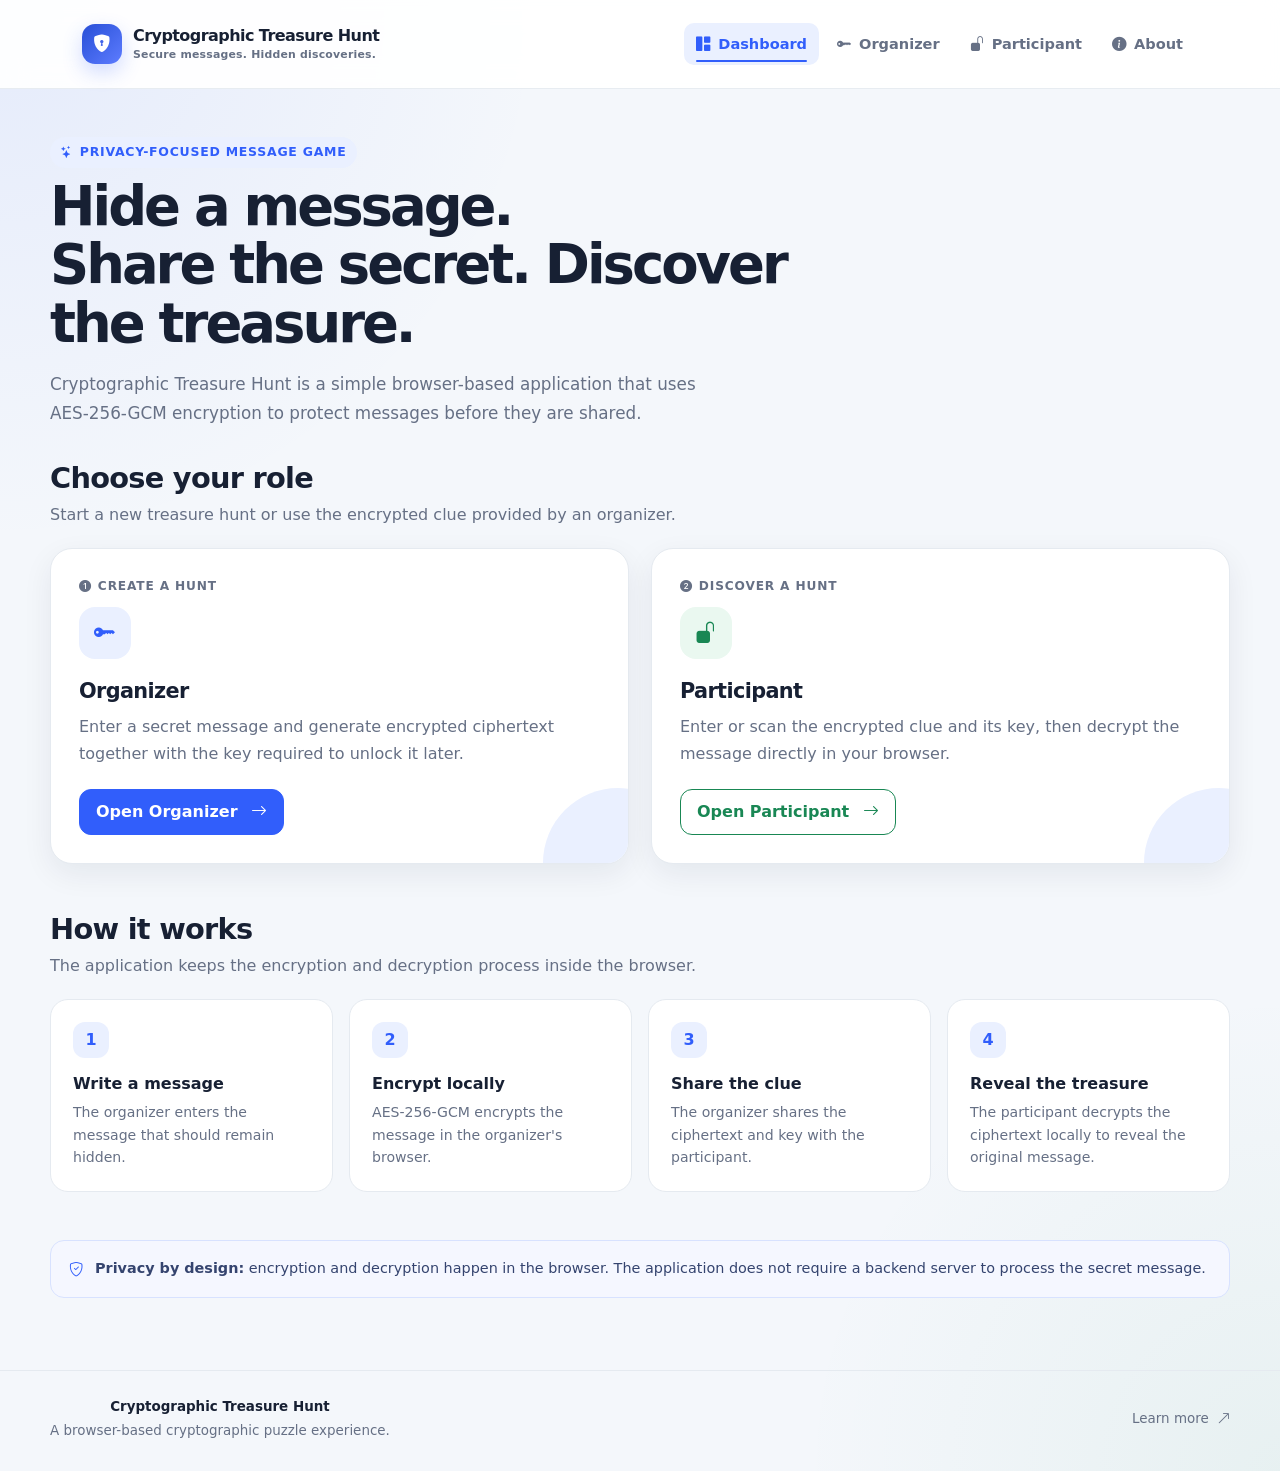
<file: index.html>
<!DOCTYPE html>
<html lang="en">
<head>
    <meta charset="UTF-8">
    <meta name="viewport" content="width=device-width, initial-scale=1.0">

    <title>Cryptographic Treasure Hunt</title>

    <link
        href="https://cdn.jsdelivr.net/npm/bootstrap@5.3.7/dist/css/bootstrap.min.css"
        rel="stylesheet"
    >

    <link
        href="https://cdn.jsdelivr.net/npm/bootstrap-icons@1.11.3/font/bootstrap-icons.min.css"
        rel="stylesheet"
    >

    <link rel="stylesheet" href="./shared/styles.css">
</head>

<body>

    <!-- Navigation -->
    <nav class="navbar navbar-expand-lg cth-navbar">
        <div class="container">
            <a class="cth-brand" href="./index.html">
                <span class="cth-brand-icon">
                    <i class="bi bi-shield-lock-fill"></i>
                </span>

                <span class="cth-brand-text">
                    Cryptographic Treasure Hunt
                    <small class="cth-brand-subtitle">
                        Secure messages. Hidden discoveries.
                    </small>
                </span>
            </a>

            <button
                class="navbar-toggler"
                type="button"
                data-bs-toggle="collapse"
                data-bs-target="#mainNavigation"
                aria-controls="mainNavigation"
                aria-expanded="false"
                aria-label="Toggle navigation"
            >
                <span class="navbar-toggler-icon"></span>
            </button>

            <div class="collapse navbar-collapse" id="mainNavigation">
                <ul class="navbar-nav ms-auto align-items-lg-center">
                    <li class="nav-item">
                        <a class="nav-link cth-nav-link active" href="./index.html">
                            <i class="bi bi-grid-1x2-fill"></i>
                            Dashboard
                        </a>
                    </li>

                    <li class="nav-item">
                        <a class="nav-link cth-nav-link" href="./organizer/index.html">
                            <i class="bi bi-key-fill"></i>
                            Organizer
                        </a>
                    </li>

                    <li class="nav-item">
                        <a class="nav-link cth-nav-link" href="./participant/index.html">
                            <i class="bi bi-unlock-fill"></i>
                            Participant
                        </a>
                    </li>

                    <li class="nav-item">
                        <a class="nav-link cth-nav-link" href="./about/index.html">
                            <i class="bi bi-info-circle-fill"></i>
                            About
                        </a>
                    </li>
                </ul>
            </div>
        </div>
    </nav>

    <main>

        <!-- Hero -->
        <section class="cth-page-hero">
            <div class="page-container">
                <span class="cth-eyebrow">
                    <i class="bi bi-stars"></i>
                    Privacy-focused message game
                </span>

                <h1>
                    Hide a message.<br>
                    Share the secret. Discover the treasure.
                </h1>

                <p>
                    Cryptographic Treasure Hunt is a simple browser-based
                    application that uses AES-256-GCM encryption to protect
                    messages before they are shared.
                </p>
            </div>
        </section>

        <!-- Main choices -->
        <section class="page-container pb-4">
            <div class="section-heading">
                <h2 class="section-title">Choose your role</h2>
                <p class="section-description">
                    Start a new treasure hunt or use the encrypted clue
                    provided by an organizer.
                </p>
            </div>

            <div class="cth-feature-grid">

                <!-- Organizer -->
                <article class="cth-feature-card">
                    <span class="cth-feature-label">
                        <i class="bi bi-1-circle-fill"></i>
                        Create a hunt
                    </span>

                    <div class="cth-feature-icon">
                        <i class="bi bi-key-fill"></i>
                    </div>

                    <h2>Organizer</h2>

                    <p>
                        Enter a secret message and generate encrypted
                        ciphertext together with the key required to
                        unlock it later.
                    </p>

                    <a
                        href="./organizer/index.html"
                        class="btn btn-primary"
                    >
                        Open Organizer
                        <i class="bi bi-arrow-right ms-2"></i>
                    </a>
                </article>

                <!-- Participant -->
                <article class="cth-feature-card">
                    <span class="cth-feature-label">
                        <i class="bi bi-2-circle-fill"></i>
                        Discover a hunt
                    </span>

                    <div class="cth-feature-icon success">
                        <i class="bi bi-unlock-fill"></i>
                    </div>

                    <h2>Participant</h2>

                    <p>
                        Enter or scan the encrypted clue and its key,
                        then decrypt the message directly in your browser.
                    </p>

                    <a
                        href="./participant/index.html"
                        class="btn btn-outline-success"
                    >
                        Open Participant
                        <i class="bi bi-arrow-right ms-2"></i>
                    </a>
                </article>

            </div>
        </section>

        <!-- How it works -->
        <section class="page-container py-4">
            <div class="section-heading">
                <h2 class="section-title">How it works</h2>
                <p class="section-description">
                    The application keeps the encryption and decryption
                    process inside the browser.
                </p>
            </div>

            <div class="cth-step-grid">

                <article class="cth-step-card">
                    <div class="cth-step-number">1</div>
                    <h3>Write a message</h3>
                    <p>
                        The organizer enters the message that should remain
                        hidden.
                    </p>
                </article>

                <article class="cth-step-card">
                    <div class="cth-step-number">2</div>
                    <h3>Encrypt locally</h3>
                    <p>
                        AES-256-GCM encrypts the message in the organizer's
                        browser.
                    </p>
                </article>

                <article class="cth-step-card">
                    <div class="cth-step-number">3</div>
                    <h3>Share the clue</h3>
                    <p>
                        The organizer shares the ciphertext and key with
                        the participant.
                    </p>
                </article>

                <article class="cth-step-card">
                    <div class="cth-step-number">4</div>
                    <h3>Reveal the treasure</h3>
                    <p>
                        The participant decrypts the ciphertext locally to
                        reveal the original message.
                    </p>
                </article>

            </div>
        </section>

        <!-- Privacy note -->
        <section class="page-container py-4">
            <div class="cth-info">
                <i class="bi bi-shield-check"></i>

                <div>
                    <strong>Privacy by design:</strong>
                    encryption and decryption happen in the browser.
                    The application does not require a backend server
                    to process the secret message.
                </div>
            </div>
        </section>

    </main>

    <!-- Footer -->
    <footer class="cth-footer">
        <div class="page-container">
            <div class="cth-footer-inner">
                <div>
                    <span class="footer-title">
                        Cryptographic Treasure Hunt
                    </span>
                    <span class="d-block mt-1">
                        A browser-based cryptographic puzzle experience.
                    </span>
                </div>

                <div>
                    <a href="./about/index.html">
                        Learn more
                        <i class="bi bi-arrow-up-right ms-1"></i>
                    </a>
                </div>
            </div>
        </div>
    </footer>

    <script src="https://cdn.jsdelivr.net/npm/bootstrap@5.3.7/dist/js/bootstrap.bundle.min.js"></script>

</body>
</html>
</file>
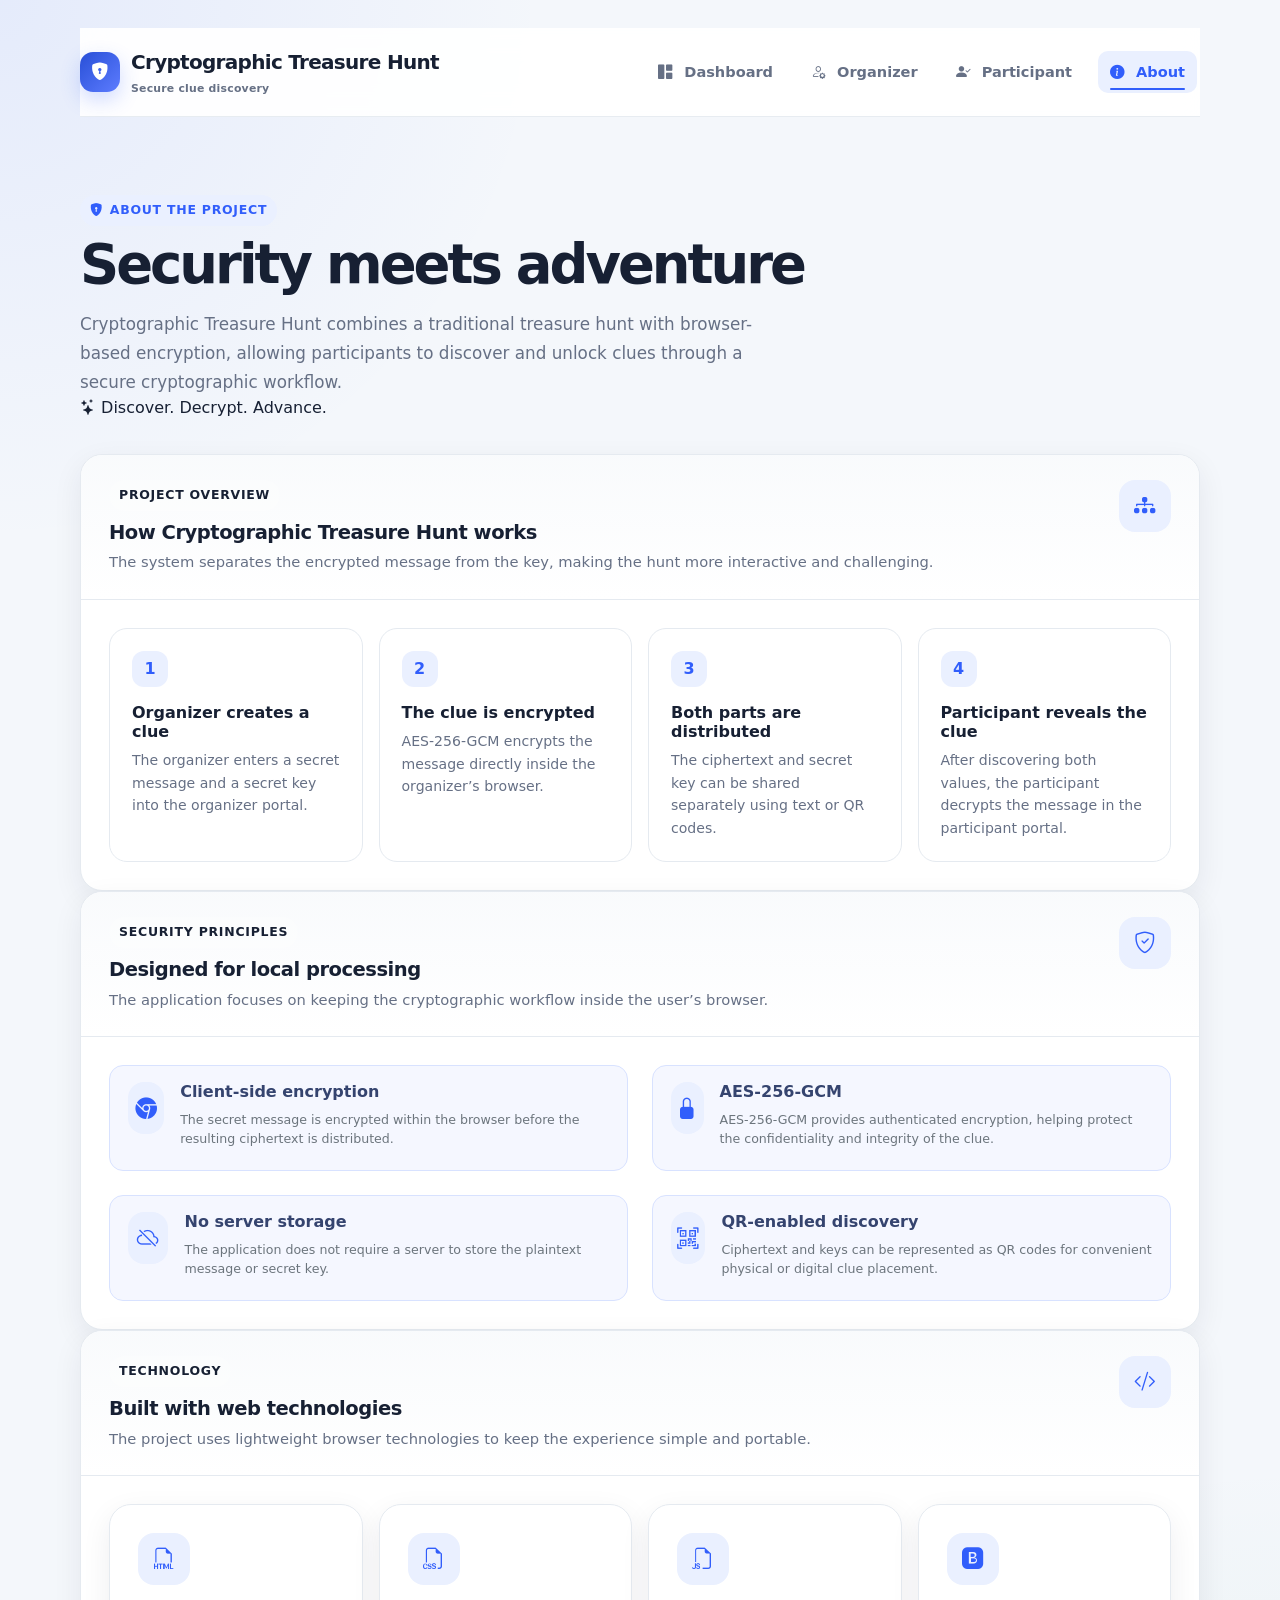
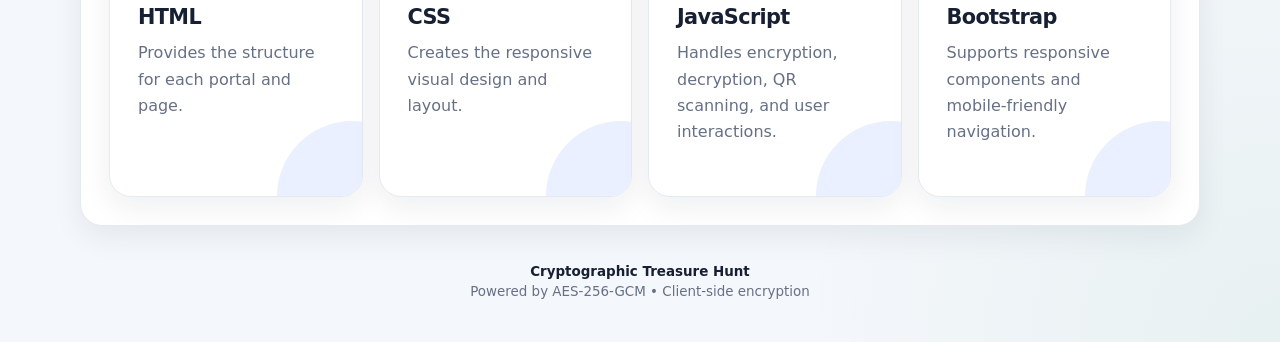
<file: about/index.html>
<!DOCTYPE html>
<html lang="en">
<head>
    <meta charset="UTF-8">
    <meta name="viewport" content="width=device-width, initial-scale=1.0">
    <meta name="theme-color" content="#315efb">

    <title>About | Cryptographic Treasure Hunt</title>

    <link rel="icon" href="../assets/favicon.ico">

    <link
        href="https://cdn.jsdelivr.net/npm/bootstrap@5.3.7/dist/css/bootstrap.min.css"
        rel="stylesheet"
    >

    <link
        href="https://cdn.jsdelivr.net/npm/bootstrap-icons@1.13.1/font/bootstrap-icons.min.css"
        rel="stylesheet"
    >

    <link rel="stylesheet" href="../shared/styles.css">
</head>

<body>
<div class="page-shell">

    <!-- Navigation -->
    <nav class="navbar navbar-expand-lg cth-navbar" aria-label="Main navigation">
        <div class="container-fluid px-0">

            <a class="navbar-brand cth-brand" href="../index.html">
                <span class="cth-brand-icon">
                    <i class="bi bi-shield-lock-fill"></i>
                </span>

                <span>
                    <span class="cth-brand-text">Cryptographic Treasure Hunt</span>
                    <span class="cth-brand-subtitle">Secure clue discovery</span>
                </span>
            </a>

            <button
                class="navbar-toggler"
                type="button"
                data-bs-toggle="collapse"
                data-bs-target="#mainNavigation"
                aria-controls="mainNavigation"
                aria-expanded="false"
                aria-label="Toggle navigation"
            >
                <i class="bi bi-list"></i>
            </button>

            <div class="collapse navbar-collapse" id="mainNavigation">
                <ul class="navbar-nav ms-auto align-items-lg-center gap-lg-2">

                    <li class="nav-item">
                        <a class="nav-link cth-nav-link" href="../index.html">
                            <i class="bi bi-grid-1x2-fill me-1"></i>
                            Dashboard
                        </a>
                    </li>

                    <li class="nav-item">
                        <a class="nav-link cth-nav-link" href="../organizer/index.html">
                            <i class="bi bi-person-gear me-1"></i>
                            Organizer
                        </a>
                    </li>

                    <li class="nav-item">
                        <a class="nav-link cth-nav-link" href="../participant/index.html">
                            <i class="bi bi-person-check-fill me-1"></i>
                            Participant
                        </a>
                    </li>

                    <li class="nav-item">
                        <a
                            class="nav-link cth-nav-link active"
                            href="./index.html"
                            aria-current="page"
                        >
                            <i class="bi bi-info-circle-fill me-1"></i>
                            About
                        </a>
                    </li>

                </ul>
            </div>
        </div>
    </nav>

    <!-- Page content -->
    <main class="page-content">

        <!-- Hero -->
        <section class="cth-page-hero">
            <div>
                <div class="cth-eyebrow">
                    <i class="bi bi-shield-lock-fill"></i>
                    About the project
                </div>

                <h1>Security meets adventure</h1>

                <p>
                    Cryptographic Treasure Hunt combines a traditional treasure hunt
                    with browser-based encryption, allowing participants to discover
                    and unlock clues through a secure cryptographic workflow.
                </p>
            </div>

            <div class="cth-page-hero-badge">
                <i class="bi bi-stars"></i>
                <span>Discover. Decrypt. Advance.</span>
            </div>
        </section>

        <!-- Project overview -->
        <section class="cth-panel">

            <div class="cth-panel-header">
                <div>
                    <div class="cth-eyebrow">Project overview</div>
                    <h2 class="cth-panel-title">How Cryptographic Treasure Hunt works</h2>
                    <p class="cth-panel-description">
                        The system separates the encrypted message from the key,
                        making the hunt more interactive and challenging.
                    </p>
                </div>

                <div class="cth-feature-icon">
                    <i class="bi bi-diagram-3-fill"></i>
                </div>
            </div>

            <div class="cth-panel-body">

                <div class="cth-step-grid">

                    <div class="cth-step-card">
                        <div class="cth-step-number">1</div>
                        <div>
                            <h3>Organizer creates a clue</h3>
                            <p>
                                The organizer enters a secret message and a secret key
                                into the organizer portal.
                            </p>
                        </div>
                    </div>

                    <div class="cth-step-card">
                        <div class="cth-step-number">2</div>
                        <div>
                            <h3>The clue is encrypted</h3>
                            <p>
                                AES-256-GCM encrypts the message directly inside
                                the organizer’s browser.
                            </p>
                        </div>
                    </div>

                    <div class="cth-step-card">
                        <div class="cth-step-number">3</div>
                        <div>
                            <h3>Both parts are distributed</h3>
                            <p>
                                The ciphertext and secret key can be shared separately
                                using text or QR codes.
                            </p>
                        </div>
                    </div>

                    <div class="cth-step-card">
                        <div class="cth-step-number">4</div>
                        <div>
                            <h3>Participant reveals the clue</h3>
                            <p>
                                After discovering both values, the participant decrypts
                                the message in the participant portal.
                            </p>
                        </div>
                    </div>

                </div>

            </div>
        </section>

        <!-- Security principles -->
        <section class="cth-panel">

            <div class="cth-panel-header">
                <div>
                    <div class="cth-eyebrow">Security principles</div>
                    <h2 class="cth-panel-title">Designed for local processing</h2>
                    <p class="cth-panel-description">
                        The application focuses on keeping the cryptographic workflow
                        inside the user’s browser.
                    </p>
                </div>

                <div class="cth-feature-icon">
                    <i class="bi bi-shield-check"></i>
                </div>
            </div>

            <div class="cth-panel-body">

                <div class="row g-4">

                    <div class="col-md-6">
                        <div class="cth-info h-100">
                            <div class="d-flex align-items-start gap-3">
                                <div class="cth-feature-icon">
                                    <i class="bi bi-browser-chrome"></i>
                                </div>

                                <div>
                                    <h3 class="h6 fw-bold mb-2">
                                        Client-side encryption
                                    </h3>

                                    <p class="small text-secondary mb-0">
                                        The secret message is encrypted within the browser
                                        before the resulting ciphertext is distributed.
                                    </p>
                                </div>
                            </div>
                        </div>
                    </div>

                    <div class="col-md-6">
                        <div class="cth-info h-100">
                            <div class="d-flex align-items-start gap-3">
                                <div class="cth-feature-icon">
                                    <i class="bi bi-lock-fill"></i>
                                </div>

                                <div>
                                    <h3 class="h6 fw-bold mb-2">
                                        AES-256-GCM
                                    </h3>

                                    <p class="small text-secondary mb-0">
                                        AES-256-GCM provides authenticated encryption,
                                        helping protect the confidentiality and integrity
                                        of the clue.
                                    </p>
                                </div>
                            </div>
                        </div>
                    </div>

                    <div class="col-md-6">
                        <div class="cth-info h-100">
                            <div class="d-flex align-items-start gap-3">
                                <div class="cth-feature-icon">
                                    <i class="bi bi-cloud-slash"></i>
                                </div>

                                <div>
                                    <h3 class="h6 fw-bold mb-2">
                                        No server storage
                                    </h3>

                                    <p class="small text-secondary mb-0">
                                        The application does not require a server to
                                        store the plaintext message or secret key.
                                    </p>
                                </div>
                            </div>
                        </div>
                    </div>

                    <div class="col-md-6">
                        <div class="cth-info h-100">
                            <div class="d-flex align-items-start gap-3">
                                <div class="cth-feature-icon">
                                    <i class="bi bi-qr-code-scan"></i>
                                </div>

                                <div>
                                    <h3 class="h6 fw-bold mb-2">
                                        QR-enabled discovery
                                    </h3>

                                    <p class="small text-secondary mb-0">
                                        Ciphertext and keys can be represented as QR codes
                                        for convenient physical or digital clue placement.
                                    </p>
                                </div>
                            </div>
                        </div>
                    </div>

                </div>

            </div>
        </section>

        <!-- Technology section -->
        <section class="cth-panel">

            <div class="cth-panel-header">
                <div>
                    <div class="cth-eyebrow">Technology</div>
                    <h2 class="cth-panel-title">Built with web technologies</h2>
                    <p class="cth-panel-description">
                        The project uses lightweight browser technologies to keep
                        the experience simple and portable.
                    </p>
                </div>

                <div class="cth-feature-icon">
                    <i class="bi bi-code-slash"></i>
                </div>
            </div>

            <div class="cth-panel-body">

                <div class="row g-3">

                    <div class="col-sm-6 col-lg-3">
                        <div class="cth-feature-card h-100">
                            <div class="cth-feature-icon">
                                <i class="bi bi-filetype-html"></i>
                            </div>
                            <h3>HTML</h3>
                            <p>
                                Provides the structure for each portal and page.
                            </p>
                        </div>
                    </div>

                    <div class="col-sm-6 col-lg-3">
                        <div class="cth-feature-card h-100">
                            <div class="cth-feature-icon">
                                <i class="bi bi-filetype-css"></i>
                            </div>
                            <h3>CSS</h3>
                            <p>
                                Creates the responsive visual design and layout.
                            </p>
                        </div>
                    </div>

                    <div class="col-sm-6 col-lg-3">
                        <div class="cth-feature-card h-100">
                            <div class="cth-feature-icon">
                                <i class="bi bi-filetype-js"></i>
                            </div>
                            <h3>JavaScript</h3>
                            <p>
                                Handles encryption, decryption, QR scanning,
                                and user interactions.
                            </p>
                        </div>
                    </div>

                    <div class="col-sm-6 col-lg-3">
                        <div class="cth-feature-card h-100">
                            <div class="cth-feature-icon">
                                <i class="bi bi-bootstrap-fill"></i>
                            </div>
                            <h3>Bootstrap</h3>
                            <p>
                                Supports responsive components and mobile-friendly
                                navigation.
                            </p>
                        </div>
                    </div>

                </div>

            </div>
        </section>

    </main>

    <footer>
        <div class="footer-title">Cryptographic Treasure Hunt</div>
        <div>Powered by AES-256-GCM • Client-side encryption</div>
    </footer>

</div>

<script src="https://cdn.jsdelivr.net/npm/bootstrap@5.3.7/dist/js/bootstrap.bundle.min.js"></script>
</body>
</html>
</file>
<file: shared/styles.css>
/* ============================================================
   Cryptographic Treasure Hunt
   Shared Responsive UI
   ============================================================ */

:root {
    --cth-bg: #f4f7fb;
    --cth-surface: #ffffff;
    --cth-surface-soft: #f8fafc;
    --cth-surface-muted: #eef3f9;
    --cth-text: #172033;
    --cth-muted: #667085;
    --cth-border: #e5eaf0;
    --cth-primary: #315efb;
    --cth-primary-dark: #2448c9;
    --cth-primary-soft: #eaf0ff;
    --cth-success: #198754;
    --cth-success-soft: #eaf8f0;
    --cth-warning: #b7791f;
    --cth-shadow: 0 18px 50px rgba(20, 32, 56, 0.10);
    --cth-shadow-soft: 0 10px 30px rgba(20, 32, 56, 0.07);
    --cth-radius: 22px;
    --cth-radius-small: 14px;
}

* {
    box-sizing: border-box;
}

html {
    min-height: 100%;
    scroll-behavior: smooth;
}

body {
    min-height: 100vh;
    margin: 0;
    background:
        radial-gradient(
            circle at top left,
            rgba(49, 94, 251, 0.08),
            transparent 34rem
        ),
        radial-gradient(
            circle at bottom right,
            rgba(25, 135, 84, 0.06),
            transparent 30rem
        ),
        var(--cth-bg);
    color: var(--cth-text);
    font-family:
        system-ui,
        -apple-system,
        BlinkMacSystemFont,
        "Segoe UI",
        sans-serif;
    -webkit-font-smoothing: antialiased;
    text-rendering: optimizeLegibility;
}

a {
    color: inherit;
}

button,
input,
textarea,
select {
    font: inherit;
}

/* ============================================================
   Shared Page Layout
   ============================================================ */

.page-shell {
    width: min(1120px, calc(100% - 32px));
    margin: 0 auto;
    padding: 28px 0 10px;
}

.page-container {
    width: min(1180px, calc(100% - 32px));
    margin: 0 auto;
}

.page-content {
    padding: 30px 0 12px;
}

.narrow-content {
    width: min(820px, 100%);
    margin: 0 auto;
}

.brand-bar {
    display: flex;
    align-items: center;
    justify-content: space-between;
    gap: 16px;
    margin-bottom: 18px;
}

/* ============================================================
   Navigation
   ============================================================ */

.cth-navbar {
    position: sticky;
    top: 0;
    z-index: 1030;
    border-bottom: 1px solid rgba(229, 234, 240, 0.9);
    background: rgba(255, 255, 255, 0.92);
    backdrop-filter: blur(14px);
    -webkit-backdrop-filter: blur(14px);
}

.cth-navbar .container,
.cth-navbar .container-fluid {
    min-height: 72px;
}

.cth-brand {
    display: inline-flex;
    align-items: center;
    gap: 11px;
    color: var(--cth-text);
    text-decoration: none;
    font-weight: 850;
    letter-spacing: -0.035em;
}

.cth-brand:hover {
    color: var(--cth-primary);
}

.cth-brand-icon {
    display: grid;
    place-items: center;
    width: 40px;
    height: 40px;
    border-radius: 13px;
    background: linear-gradient(135deg, #284fd7, #5d7cff);
    color: #fff;
    box-shadow: 0 8px 20px rgba(49, 94, 251, 0.22);
    font-size: 1.1rem;
}

.cth-brand-text {
    line-height: 1.1;
}

.cth-brand-subtitle {
    display: block;
    margin-top: 4px;
    color: var(--cth-muted);
    font-size: 0.68rem;
    font-weight: 650;
    letter-spacing: 0.02em;
}

.cth-nav-link {
    position: relative;
    display: inline-flex;
    align-items: center;
    gap: 7px;
    margin: 0 3px;
    padding: 10px 12px !important;
    border-radius: 10px;
    color: var(--cth-muted) !important;
    font-size: 0.91rem;
    font-weight: 700;
    text-decoration: none;
    transition:
        color 0.2s ease,
        background-color 0.2s ease;
}

.cth-nav-link:hover,
.cth-nav-link.active {
    background: var(--cth-primary-soft);
    color: var(--cth-primary) !important;
}

.cth-nav-link.active::after {
    content: "";
    position: absolute;
    left: 12px;
    right: 12px;
    bottom: 3px;
    height: 2px;
    border-radius: 999px;
    background: var(--cth-primary);
}

.cth-navbar .navbar-toggler {
    border: 1px solid var(--cth-border);
    border-radius: 10px;
    padding: 8px 10px;
}

.cth-navbar .navbar-toggler:focus {
    box-shadow: 0 0 0 4px rgba(49, 94, 251, 0.12);
}

/* ============================================================
   Brand and Role Elements
   ============================================================ */

.brand {
    display: flex;
    align-items: center;
    gap: 12px;
    font-weight: 800;
    letter-spacing: -0.02em;
}

.brand-mark {
    display: grid;
    place-items: center;
    width: 44px;
    height: 44px;
    border-radius: 14px;
    background: var(--cth-primary);
    color: #fff;
    box-shadow: 0 10px 24px rgba(49, 94, 251, 0.25);
    font-size: 1.25rem;
}

.role-badge {
    display: inline-flex;
    align-items: center;
    gap: 7px;
    padding: 8px 12px;
    border: 1px solid var(--cth-border);
    border-radius: 999px;
    background: rgba(255, 255, 255, 0.78);
    color: var(--cth-muted);
    font-size: 0.85rem;
    font-weight: 700;
}

/* ============================================================
   Hero Sections
   ============================================================ */

.hero-card,
.card {
    border: 1px solid rgba(229, 234, 240, 0.9);
    border-radius: var(--cth-radius);
    background: var(--cth-surface);
    box-shadow: var(--cth-shadow);
    overflow: hidden;
}

.hero {
    position: relative;
    overflow: hidden;
    padding: 34px 36px;
    color: #fff;
    background:
        radial-gradient(
            circle at 90% 10%,
            rgba(255, 255, 255, 0.18),
            transparent 14rem
        ),
        linear-gradient(135deg, #284fd7 0%, #315efb 55%, #5d7cff 100%);
}

.hero::before {
    content: "";
    position: absolute;
    width: 180px;
    height: 180px;
    right: 100px;
    bottom: -125px;
    border: 1px solid rgba(255, 255, 255, 0.13);
    border-radius: 50%;
}

.hero::after {
    content: "";
    position: absolute;
    width: 240px;
    height: 240px;
    right: -70px;
    top: -90px;
    border-radius: 50%;
    background: rgba(255, 255, 255, 0.10);
}

.hero-content {
    position: relative;
    z-index: 1;
    max-width: 760px;
}

.hero-eyebrow,
.cth-eyebrow {
    display: inline-flex;
    align-items: center;
    gap: 7px;
    margin-bottom: 10px;
    padding: 6px 10px;
    border-radius: 999px;
    background: rgba(255, 255, 255, 0.14);
    font-size: 0.78rem;
    font-weight: 800;
    letter-spacing: 0.06em;
    text-transform: uppercase;
}

.hero h1 {
    margin: 0;
    font-size: clamp(1.8rem, 4vw, 2.7rem);
    font-weight: 850;
    letter-spacing: -0.04em;
    line-height: 1.12;
}

.hero p {
    max-width: 680px;
    margin: 10px 0 0;
    color: rgba(255, 255, 255, 0.88);
    line-height: 1.6;
}

.cth-page-hero {
    padding: 48px 0 34px;
}

.cth-page-hero h1 {
    max-width: 800px;
    margin: 0;
    font-size: clamp(2rem, 5vw, 3.4rem);
    font-weight: 850;
    letter-spacing: -0.055em;
    line-height: 1.08;
}

.cth-page-hero p {
    max-width: 680px;
    margin: 16px 0 0;
    color: var(--cth-muted);
    font-size: 1.05rem;
    line-height: 1.7;
}

.cth-page-hero .cth-eyebrow {
    background: var(--cth-primary-soft);
    color: var(--cth-primary);
}

/* ============================================================
   Cards and Panels
   ============================================================ */

.card-body {
    padding: 32px;
}

.cth-panel {
    border: 1px solid var(--cth-border);
    border-radius: var(--cth-radius);
    background: var(--cth-surface);
    box-shadow: var(--cth-shadow-soft);
    overflow: hidden;
}

.cth-panel-header {
    display: flex;
    align-items: flex-start;
    justify-content: space-between;
    gap: 18px;
    padding: 25px 28px;
    border-bottom: 1px solid var(--cth-border);
    background: linear-gradient(
        180deg,
        rgba(248, 250, 252, 0.9),
        rgba(255, 255, 255, 0.9)
    );
}

.cth-panel-body {
    padding: 28px;
}

.cth-panel-title {
    margin: 0;
    font-size: 1.22rem;
    font-weight: 850;
    letter-spacing: -0.025em;
}

.cth-panel-description {
    margin: 7px 0 0;
    color: var(--cth-muted);
    font-size: 0.92rem;
    line-height: 1.55;
}

.section-heading {
    margin-bottom: 20px;
}

.section-heading h2,
.section-heading h3 {
    margin: 0;
    font-weight: 800;
    letter-spacing: -0.025em;
}

.section-heading p {
    margin: 6px 0 0;
    color: var(--cth-muted);
}

.section-title {
    margin: 0;
    font-size: clamp(1.35rem, 3vw, 1.8rem);
    font-weight: 850;
    letter-spacing: -0.035em;
}

.section-description {
    max-width: 650px;
    margin: 8px 0 0;
    color: var(--cth-muted);
    line-height: 1.65;
}

/* ============================================================
   Dashboard and Feature Cards
   ============================================================ */

.cth-feature-grid {
    display: grid;
    grid-template-columns: repeat(2, minmax(0, 1fr));
    gap: 22px;
}

.cth-feature-card {
    position: relative;
    display: flex;
    flex-direction: column;
    height: 100%;
    padding: 28px;
    border: 1px solid var(--cth-border);
    border-radius: var(--cth-radius);
    background: var(--cth-surface);
    box-shadow: var(--cth-shadow-soft);
    overflow: hidden;
    transition:
        transform 0.2s ease,
        box-shadow 0.2s ease,
        border-color 0.2s ease;
}

.cth-feature-card::after {
    content: "";
    position: absolute;
    width: 150px;
    height: 150px;
    right: -65px;
    bottom: -75px;
    border-radius: 50%;
    background: var(--cth-primary-soft);
    pointer-events: none;
}

.cth-feature-card:hover {
    transform: translateY(-3px);
    border-color: #cbd7ff;
    box-shadow: 0 18px 40px rgba(20, 32, 56, 0.11);
}

.cth-feature-icon {
    position: relative;
    z-index: 1;
    display: grid;
    place-items: center;
    width: 52px;
    height: 52px;
    margin-bottom: 20px;
    border-radius: 16px;
    background: var(--cth-primary-soft);
    color: var(--cth-primary);
    font-size: 1.35rem;
}

.cth-feature-icon.success {
    background: var(--cth-success-soft);
    color: var(--cth-success);
}

.cth-feature-card h2,
.cth-feature-card h3 {
    position: relative;
    z-index: 1;
    margin: 0;
    font-size: 1.3rem;
    font-weight: 850;
    letter-spacing: -0.03em;
}

.cth-feature-card p {
    position: relative;
    z-index: 1;
    margin: 10px 0 22px;
    color: var(--cth-muted);
    line-height: 1.65;
}

.cth-feature-card .btn {
    position: relative;
    z-index: 1;
    align-self: flex-start;
    margin-top: auto;
}

.cth-feature-label {
    display: inline-flex;
    align-items: center;
    gap: 6px;
    margin-bottom: 12px;
    color: var(--cth-muted);
    font-size: 0.76rem;
    font-weight: 800;
    letter-spacing: 0.07em;
    text-transform: uppercase;
}

.cth-step-grid {
    display: grid;
    grid-template-columns: repeat(4, minmax(0, 1fr));
    gap: 16px;
}

.cth-step-card {
    height: 100%;
    padding: 22px;
    border: 1px solid var(--cth-border);
    border-radius: 18px;
    background: var(--cth-surface);
}

.cth-step-number {
    display: grid;
    place-items: center;
    width: 36px;
    height: 36px;
    margin-bottom: 16px;
    border-radius: 12px;
    background: var(--cth-primary-soft);
    color: var(--cth-primary);
    font-weight: 850;
}

.cth-step-card h3 {
    margin: 0;
    font-size: 1rem;
    font-weight: 800;
}

.cth-step-card p {
    margin: 8px 0 0;
    color: var(--cth-muted);
    font-size: 0.88rem;
    line-height: 1.6;
}

/* ============================================================
   Forms
   ============================================================ */

.form-label {
    margin-bottom: 8px;
    color: var(--cth-text);
    font-weight: 750;
}

.form-control,
.form-select {
    min-height: 48px;
    border-color: var(--cth-border);
    border-radius: 12px;
    background: #fff;
    color: var(--cth-text);
    box-shadow: none;
}

textarea.form-control {
    min-height: 132px;
    resize: vertical;
}

.form-control::placeholder {
    color: #98a2b3;
}

.form-control:focus,
.form-select:focus {
    border-color: rgba(49, 94, 251, 0.55);
    box-shadow: 0 0 0 4px rgba(49, 94, 251, 0.10);
}

.input-hint {
    margin-top: 7px;
    color: var(--cth-muted);
    font-size: 0.82rem;
    line-height: 1.5;
}

.cth-field {
    margin-bottom: 22px;
}

.cth-field:last-child {
    margin-bottom: 0;
}

.cth-field-label {
    display: flex;
    align-items: center;
    justify-content: space-between;
    gap: 12px;
    margin-bottom: 8px;
}

.cth-field-label .form-label {
    margin-bottom: 0;
}

.cth-character-count {
    color: var(--cth-muted);
    font-size: 0.78rem;
}

/* ============================================================
   Buttons and Actions
   ============================================================ */

.action-row,
.cth-actions {
    display: flex;
    flex-wrap: wrap;
    gap: 10px;
}

.btn {
    min-height: 46px;
    border-radius: 12px;
    font-weight: 750;
    padding: 10px 16px;
    transition:
        transform 0.2s ease,
        box-shadow 0.2s ease,
        background-color 0.2s ease;
}

.btn:hover {
    transform: translateY(-1px);
}

.btn-primary {
    background: var(--cth-primary);
    border-color: var(--cth-primary);
}

.btn-primary:hover,
.btn-primary:focus {
    background: var(--cth-primary-dark);
    border-color: var(--cth-primary-dark);
}

.btn-outline-primary,
.btn-outline-success,
.btn-outline-secondary {
    background: #fff;
}

.btn-outline-primary:hover {
    color: #fff;
    background: var(--cth-primary);
    border-color: var(--cth-primary);
}

.btn-outline-success:hover {
    color: #fff;
    background: var(--cth-success);
    border-color: var(--cth-success);
}

/* ============================================================
   Process and Information Strips
   ============================================================ */

.cth-flow {
    display: flex;
    align-items: stretch;
    gap: 12px;
}

.cth-flow-item {
    flex: 1;
    min-width: 0;
    padding: 18px;
    border: 1px solid var(--cth-border);
    border-radius: 16px;
    background: var(--cth-surface-soft);
}

.cth-flow-item h3 {
    margin: 0;
    font-size: 0.98rem;
    font-weight: 800;
}

.cth-flow-item p {
    margin: 7px 0 0;
    color: var(--cth-muted);
    font-size: 0.84rem;
    line-height: 1.55;
}

.cth-info {
    display: flex;
    align-items: flex-start;
    gap: 12px;
    padding: 16px 18px;
    border: 1px solid #d8e2ff;
    border-radius: 14px;
    background: #f5f7ff;
    color: #35446f;
    font-size: 0.9rem;
    line-height: 1.55;
}

.cth-info i {
    flex: 0 0 auto;
    margin-top: 2px;
    color: var(--cth-primary);
}

.info-strip {
    display: grid;
    grid-template-columns: repeat(3, 1fr);
    gap: 10px;
    margin-top: 22px;
}

.info-item {
    padding: 14px;
    border: 1px solid var(--cth-border);
    border-radius: 14px;
    background: var(--cth-surface-soft);
    text-align: center;
}

.info-item i {
    display: block;
    margin-bottom: 5px;
    color: var(--cth-primary);
    font-size: 1.15rem;
}

.info-item span {
    color: var(--cth-muted);
    font-size: 0.8rem;
    font-weight: 700;
}

/* ============================================================
   Results
   ============================================================ */

.result-panel {
    margin-top: 28px;
    padding-top: 28px;
    border-top: 1px solid var(--cth-border);
}

.result-grid {
    display: grid;
    grid-template-columns: repeat(2, minmax(0, 1fr));
    gap: 18px;
}

.result-card {
    height: 100%;
    padding: 22px;
    border: 1px solid var(--cth-border);
    border-radius: 18px;
    background: var(--cth-surface-soft);
}

.result-card-header {
    display: flex;
    align-items: flex-start;
    justify-content: space-between;
    gap: 12px;
    margin-bottom: 14px;
}

.result-card h3 {
    margin: 0;
    font-size: 1.08rem;
    font-weight: 800;
}

.result-icon {
    display: grid;
    place-items: center;
    width: 40px;
    height: 40px;
    flex: 0 0 40px;
    border-radius: 12px;
    background: #e9efff;
    color: var(--cth-primary);
}

.qr-panel {
    display: flex;
    align-items: center;
    justify-content: center;
    min-height: 244px;
    margin-top: 16px;
    padding: 12px;
    border: 1px dashed #cfd7e3;
    border-radius: 16px;
    background: #fff;
}

.qr-panel img,
.qr-panel canvas {
    max-width: 100%;
    height: auto !important;
}

.readonly-output {
    background: #f8fafc;
}

.output-box {
    min-height: 70px;
    padding: 16px;
    border: 1px solid var(--cth-border);
    border-radius: 14px;
    background: #fff;
    word-break: break-word;
    white-space: pre-wrap;
}

.cth-output {
    min-height: 100px;
    padding: 16px;
    border: 1px solid var(--cth-border);
    border-radius: 14px;
    background: #fff;
    color: var(--cth-text);
    font-size: 0.92rem;
    line-height: 1.6;
    overflow-wrap: anywhere;
    white-space: pre-wrap;
}

.success-result {
    margin-top: 28px;
    padding: 26px;
    border: 1px solid rgba(25, 135, 84, 0.20);
    border-radius: 18px;
    background: linear-gradient(135deg, #f1fbf6, #ffffff);
}

.success-result h3 {
    margin: 0;
    font-weight: 850;
}

.message-output {
    min-height: 80px;
    margin-top: 16px;
    padding: 18px;
    border: 1px solid #d7eadf;
    border-radius: 14px;
    background: #fff;
    word-break: break-word;
    white-space: pre-wrap;
    line-height: 1.65;
    font-size: 1.05rem;
}

/* ============================================================
   Choice Cards
   ============================================================ */

.cth-choice-grid {
    display: grid;
    grid-template-columns: repeat(2, minmax(0, 1fr));
    gap: 16px;
}

.cth-choice {
    display: flex;
    align-items: flex-start;
    gap: 14px;
    height: 100%;
    padding: 18px;
    border: 1px solid var(--cth-border);
    border-radius: 16px;
    background: var(--cth-surface-soft);
}

.cth-choice-icon {
    display: grid;
    place-items: center;
    width: 42px;
    height: 42px;
    flex: 0 0 42px;
    border-radius: 13px;
    background: var(--cth-primary-soft);
    color: var(--cth-primary);
}

.cth-choice h3 {
    margin: 0;
    font-size: 0.98rem;
    font-weight: 800;
}

.cth-choice p {
    margin: 6px 0 0;
    color: var(--cth-muted);
    font-size: 0.86rem;
    line-height: 1.55;
}

/* ============================================================
   Alerts and Status
   ============================================================ */

.cth-success {
    display: flex;
    align-items: flex-start;
    gap: 12px;
    padding: 16px 18px;
    border: 1px solid #cce8d8;
    border-radius: 14px;
    background: #f1fbf6;
    color: #176b43;
    line-height: 1.55;
}

.cth-success i {
    flex: 0 0 auto;
    margin-top: 2px;
}

.alert {
    border-radius: 14px;
}

/* ============================================================
   Modal and QR Scanner
   ============================================================ */

.modal-content {
    border: 0;
    border-radius: 20px;
    overflow: hidden;
}

.modal-header {
    padding: 18px 20px;
    border-bottom-color: var(--cth-border);
}

.modal-title {
    font-weight: 800;
}

#reader {
    overflow: hidden;
    border-radius: 14px;
}

#reader video {
    max-width: 100%;
    border-radius: 12px;
}

#reader__scan_region {
    border-radius: 14px;
    overflow: hidden;
}

/* ============================================================
   Footer
   ============================================================ */

.cth-footer {
    margin-top: 48px;
    padding: 26px 0 30px;
    border-top: 1px solid var(--cth-border);
    color: var(--cth-muted);
    font-size: 0.84rem;
}

.cth-footer-inner {
    display: flex;
    align-items: center;
    justify-content: space-between;
    gap: 16px;
}

.cth-footer a {
    color: var(--cth-muted);
    text-decoration: none;
}

.cth-footer a:hover {
    color: var(--cth-primary);
}

footer {
    padding: 24px 16px 30px;
    text-align: center;
    color: var(--cth-muted);
    font-size: 0.84rem;
}

footer .footer-title {
    color: var(--cth-text);
    font-weight: 750;
}

/* ============================================================
   Utility Classes
   ============================================================ */

.text-muted-cth {
    color: var(--cth-muted) !important;
}

.bg-soft-cth {
    background: var(--cth-surface-soft) !important;
}

.border-cth {
    border-color: var(--cth-border) !important;
}

.rounded-cth {
    border-radius: var(--cth-radius) !important;
}

.shadow-cth {
    box-shadow: var(--cth-shadow-soft) !important;
}

.cth-divider {
    height: 1px;
    margin: 28px 0;
    background: var(--cth-border);
}

/* ============================================================
   Responsive Layout
   ============================================================ */

@media (max-width: 991.98px) {
    .cth-navbar .navbar-collapse {
        padding: 14px 0 4px;
    }

    .cth-nav-link {
        margin: 2px 0;
    }

    .cth-nav-link.active::after {
        display: none;
    }

    .cth-step-grid {
        grid-template-columns: repeat(2, minmax(0, 1fr));
    }
}

@media (max-width: 767.98px) {
    .page-shell {
        width: min(100% - 20px, 680px);
        padding-top: 12px;
    }

    .page-container {
        width: min(100% - 20px, 680px);
    }

    .page-content {
        padding-top: 20px;
    }

    .brand-bar {
        margin-bottom: 12px;
    }

    .brand span {
        display: none;
    }

    .brand-mark {
        width: 40px;
        height: 40px;
        border-radius: 12px;
    }

    .role-badge {
        padding: 7px 10px;
        font-size: 0.76rem;
    }

    .cth-brand-text {
        font-size: 0.95rem;
    }

    .cth-brand-subtitle {
        font-size: 0.62rem;
    }

    .cth-navbar .container,
    .cth-navbar .container-fluid {
        min-height: 64px;
    }

    .hero {
        padding: 26px 22px;
    }

    .hero h1 {
        font-size: 1.75rem;
    }

    .cth-page-hero {
        padding: 30px 0 24px;
    }

    .cth-page-hero h1 {
        font-size: 2.25rem;
    }

    .cth-page-hero p {
        font-size: 0.96rem;
    }

    .card-body {
        padding: 22px 18px;
    }

    .cth-panel-header {
        padding: 21px 18px;
    }

    .cth-panel-body {
        padding: 22px 18px;
    }

    .cth-feature-grid,
    .cth-choice-grid,
    .result-grid {
        grid-template-columns: 1fr;
    }

    .cth-step-grid {
        grid-template-columns: 1fr;
    }

    .cth-feature-card {
        padding: 23px;
    }

    .cth-flow {
        flex-direction: column;
    }

    .info-strip {
        grid-template-columns: 1fr;
    }

    .action-row .btn,
    .action-row > .btn,
    .cth-actions .btn {
        width: 100%;
    }

    .qr-panel {
        min-height: 220px;
    }

    .modal-dialog {
        margin: 12px;
    }

    .cth-footer-inner {
        flex-direction: column;
        align-items: center;
        text-align: center;
    }
}

@media (min-width: 768px) {
    .desktop-two-column {
        display: grid;
        grid-template-columns: 1.15fr 0.85fr;
        gap: 22px;
        align-items: start;
    }
}

@media (prefers-reduced-motion: reduce) {
    *,
    *::before,
    *::after {
        scroll-behavior: auto !important;
        transition: none !important;
        animation: none !important;
    }
}
</file>
